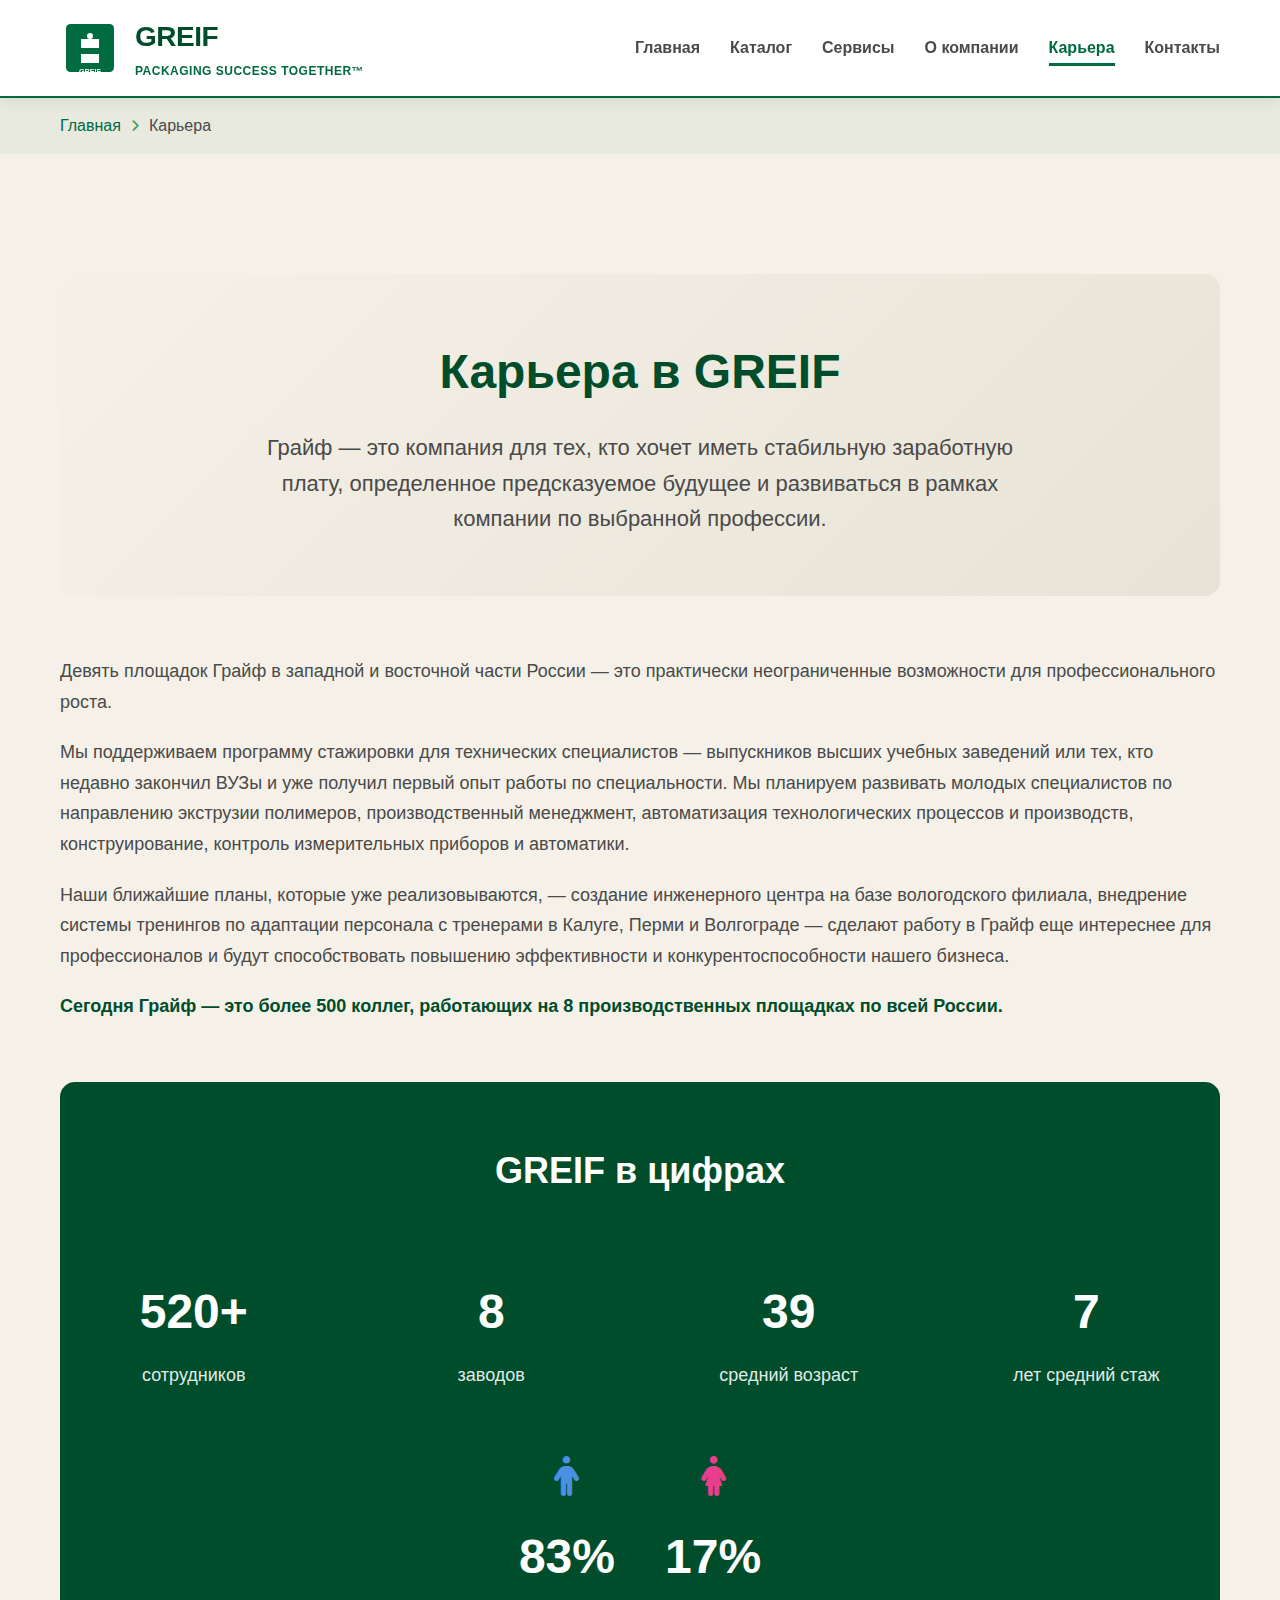
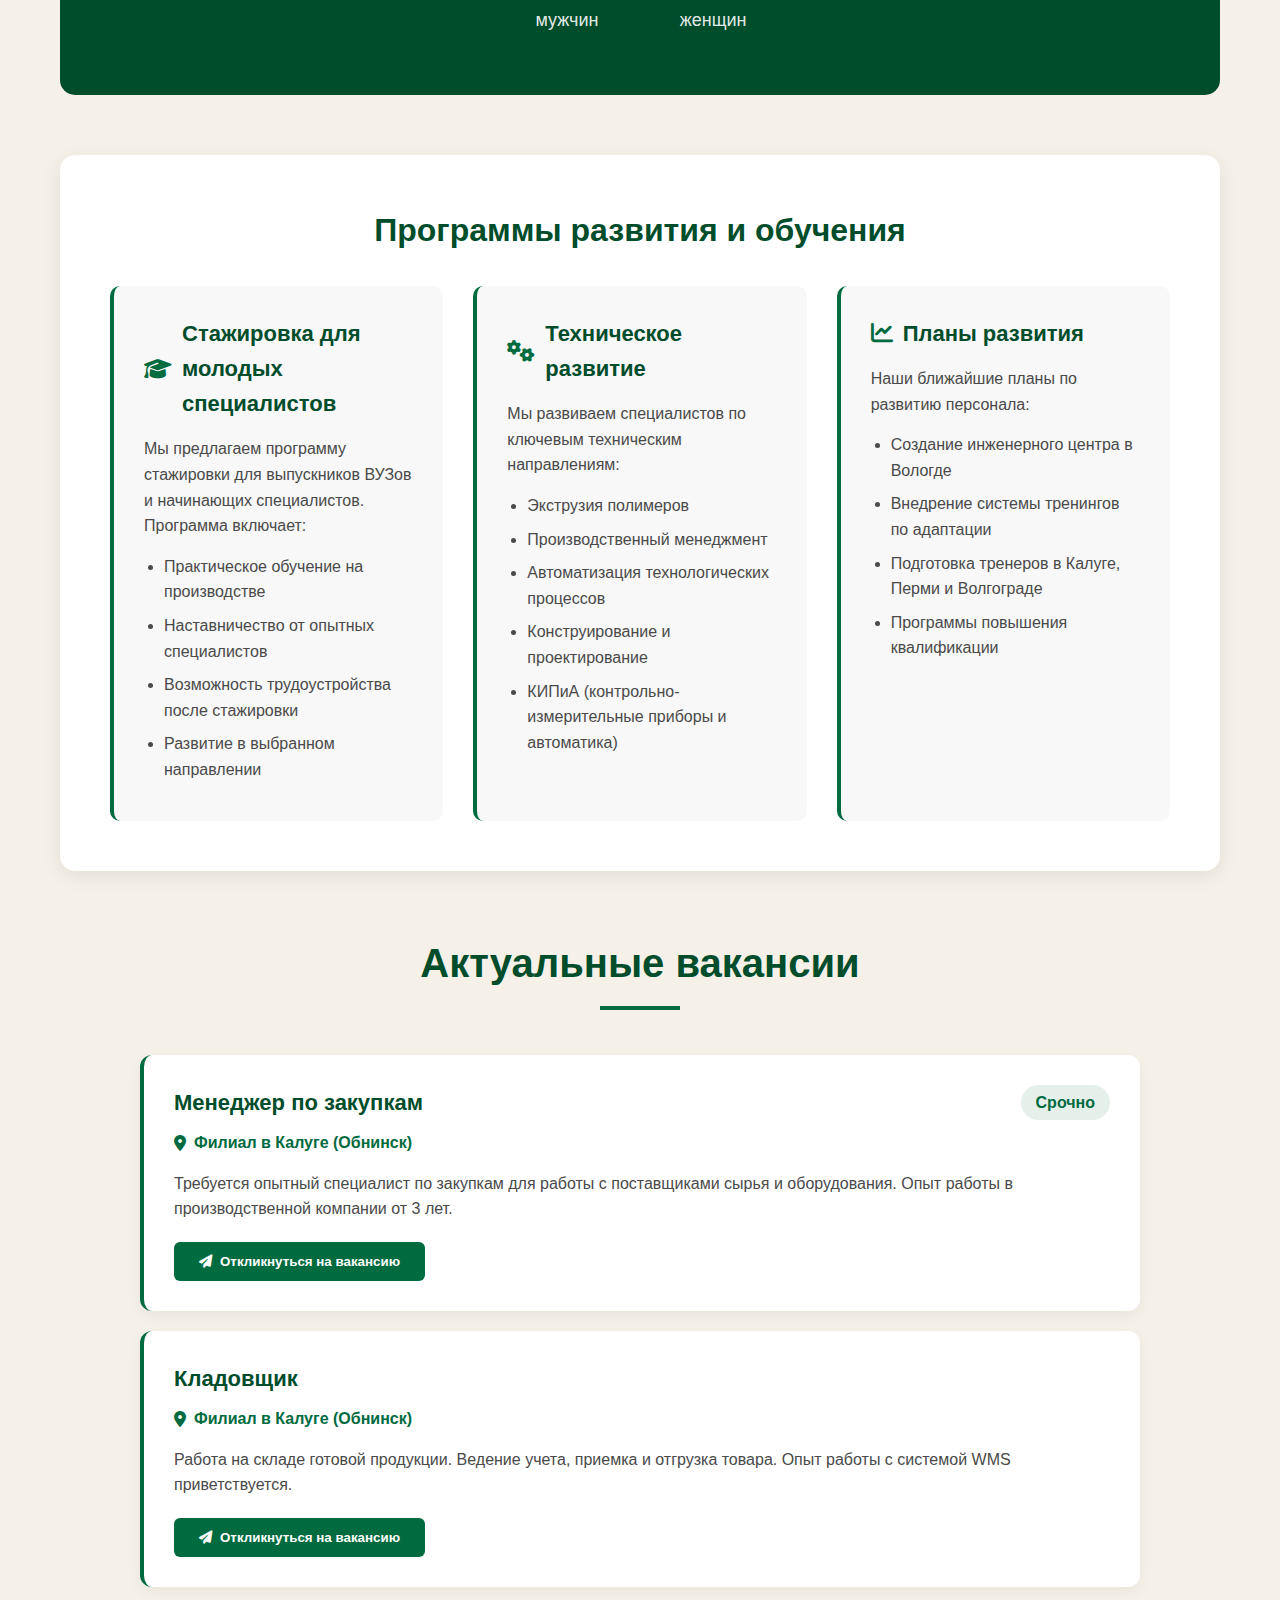
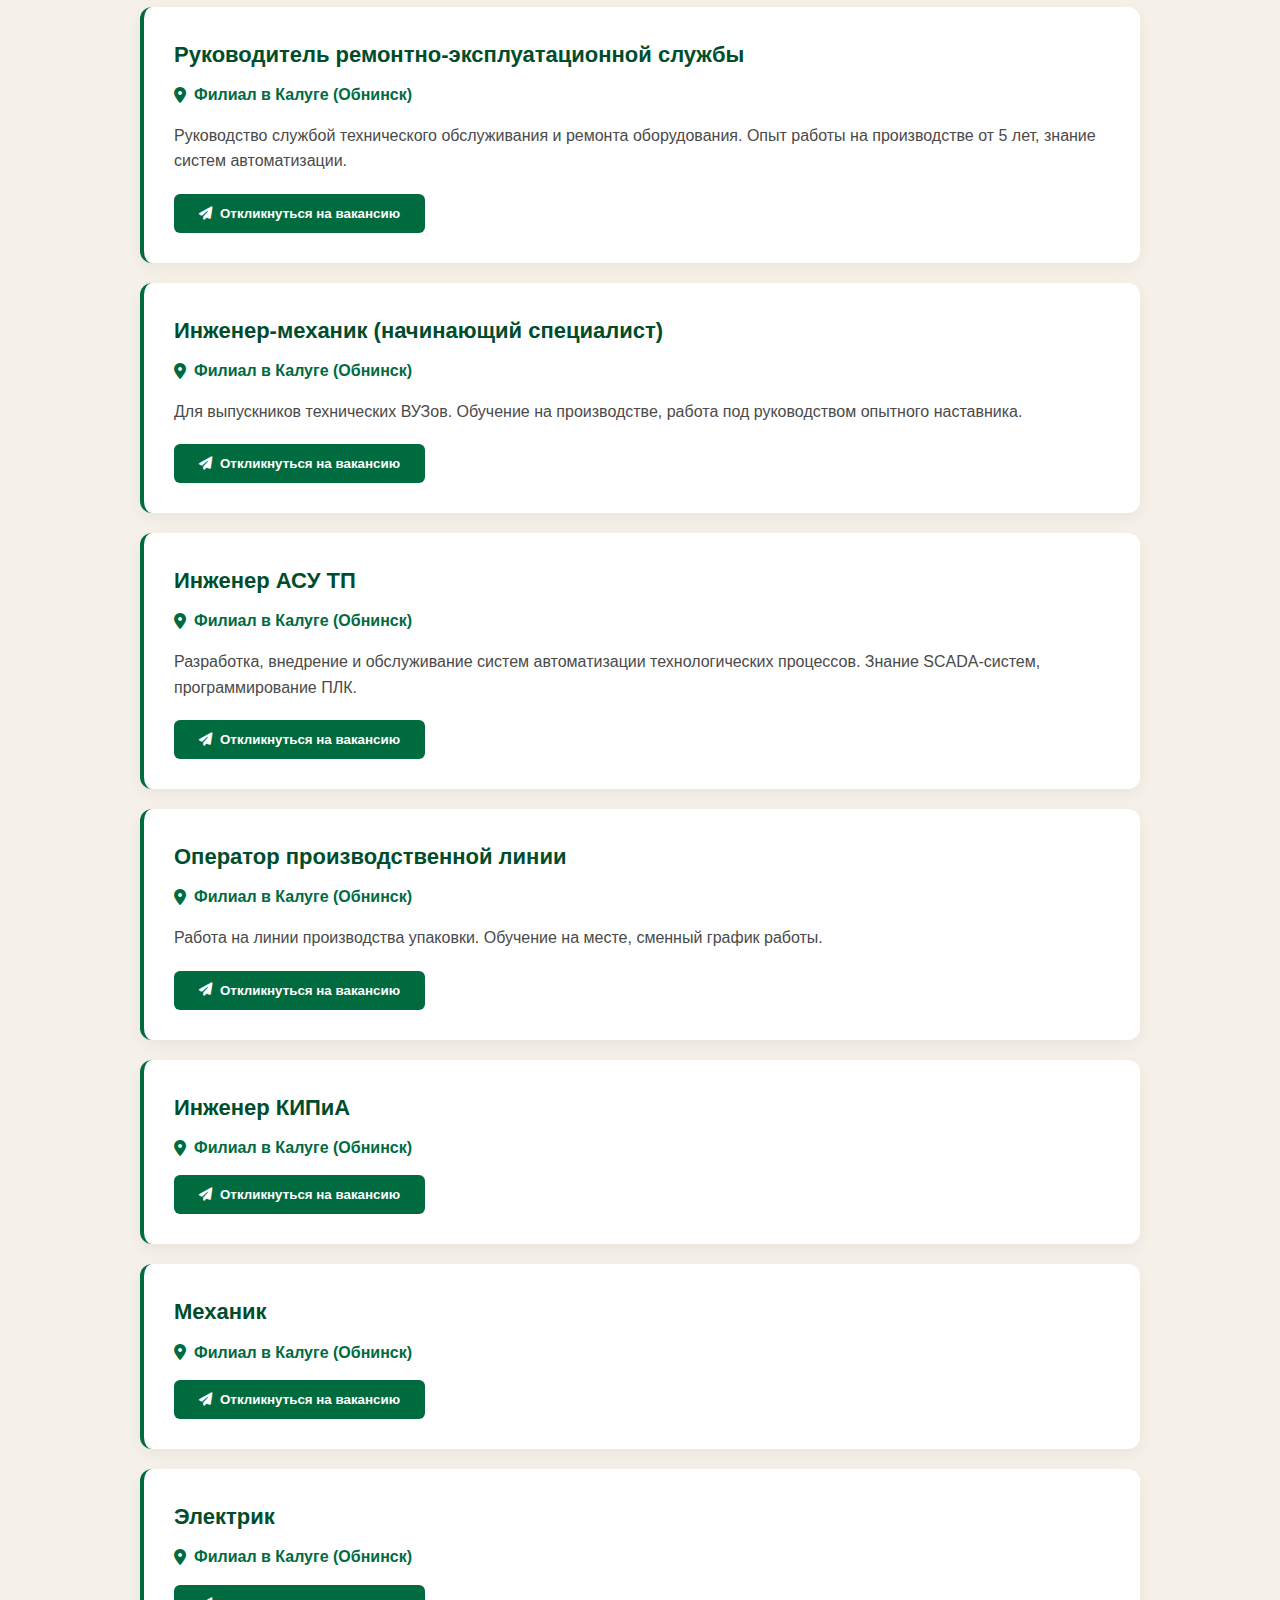
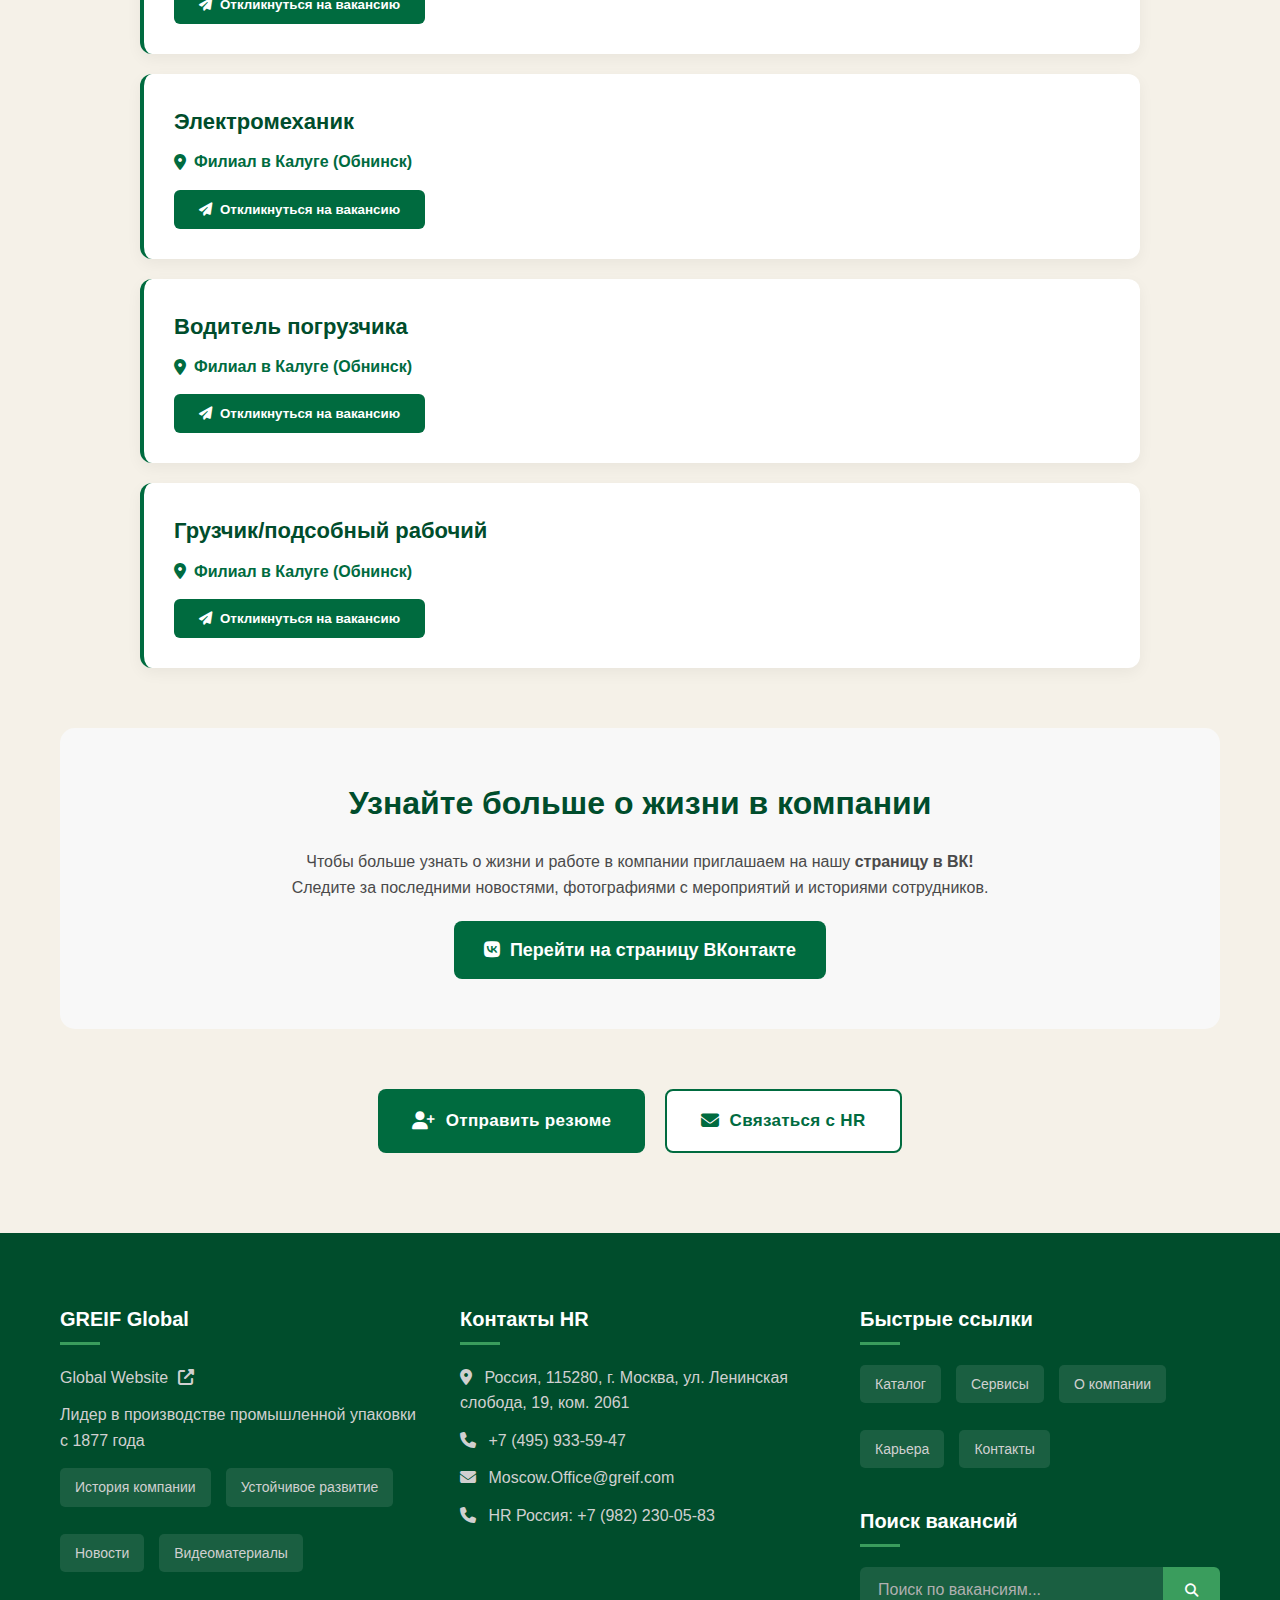
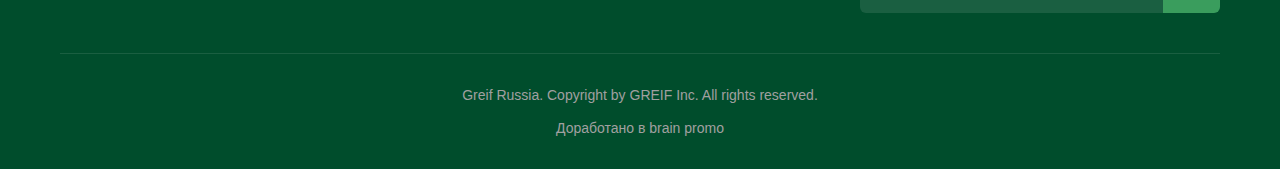
<file: career.html>
<!DOCTYPE html>
<html lang="ru">
<head>
    <meta charset="UTF-8">
    <meta name="viewport" content="width=device-width, initial-scale=1.0">
    <title>Карьера | GREIF</title>
    <link rel="stylesheet" href="https://cdnjs.cloudflare.com/ajax/libs/font-awesome/6.4.0/css/all.min.css">
    <style>
        /* GREIF-inspired стили с зеленой цветовой гаммой */
        * {
            margin: 0;
            padding: 0;
            box-sizing: border-box;
            font-family: -apple-system, BlinkMacSystemFont, 'Segoe UI', Roboto, Oxygen, Ubuntu, sans-serif;
        }
        
        :root {
            --greif-green: #006b3f;
            --greif-light-green: #3a9d5d;
            --greif-dark-green: #004d2c;
            --greif-beige: #f5f1e8;
            --greif-gray: #4a4a4a;
            --greif-light-gray: #f8f8f8;
            --greif-orange: #f15a24;
        }
        
        body {
            background-color: var(--greif-beige);
            color: var(--greif-gray);
            line-height: 1.6;
            font-weight: 400;
            -webkit-font-smoothing: antialiased;
            min-height: 100vh;
            display: flex;
            flex-direction: column;
        }
        
        .container {
            max-width: 1200px;
            margin: 0 auto;
            padding: 0 20px;
        }
        
        /* Шапка */
        header {
            background-color: white;
            position: sticky;
            top: 0;
            z-index: 100;
            padding: 15px 0;
            border-bottom: 2px solid var(--greif-green);
            box-shadow: 0 2px 15px rgba(0, 0, 0, 0.08);
        }
        
        .header-content {
            display: flex;
            justify-content: space-between;
            align-items: center;
        }
        
        .logo-container {
            display: flex;
            align-items: center;
            gap: 15px;
            text-decoration: none;
        }
        
        .logo-img {
            height: 60px;
            width: auto;
        }
        
        .logo-text {
            font-size: 28px;
            font-weight: 800;
            color: var(--greif-dark-green);
            letter-spacing: -0.5px;
        }
        
        .logo-tagline {
            font-size: 12px;
            color: var(--greif-green);
            font-weight: 600;
            letter-spacing: 0.5px;
            margin-top: 2px;
        }
        
        nav ul {
            display: flex;
            list-style: none;
            gap: 30px;
        }
        
        nav a {
            text-decoration: none;
            color: var(--greif-gray);
            font-weight: 600;
            font-size: 16px;
            transition: color 0.3s;
            padding: 5px 0;
            position: relative;
        }
        
        nav a:hover {
            color: var(--greif-green);
        }
        
        nav a.active {
            color: var(--greif-green);
        }
        
        nav a.active::after {
            content: '';
            position: absolute;
            width: 100%;
            height: 3px;
            bottom: -5px;
            left: 0;
            background-color: var(--greif-green);
        }
        
        /* Основной контент */
        .page-content {
            min-height: 60vh;
            padding: 80px 0;
        }
        
        .section-title {
            font-size: 40px;
            font-weight: 700;
            text-align: center;
            margin-bottom: 60px;
            color: var(--greif-dark-green);
            position: relative;
        }
        
        .section-title::after {
            content: '';
            position: absolute;
            width: 80px;
            height: 4px;
            background-color: var(--greif-green);
            bottom: -15px;
            left: 50%;
            transform: translateX(-50%);
        }
        
        /* Баннер карьеры */
        .career-hero {
            padding: 60px 0;
            text-align: center;
            background: linear-gradient(135deg, var(--greif-beige) 0%, #e8e3d6 100%);
            margin-bottom: 60px;
            border-radius: 15px;
        }
        
        .career-hero h1 {
            font-size: 48px;
            font-weight: 800;
            margin-bottom: 20px;
            color: var(--greif-dark-green);
        }
        
        .career-hero p {
            font-size: 22px;
            color: var(--greif-gray);
            max-width: 800px;
            margin: 0 auto;
            font-weight: 500;
            line-height: 1.6;
        }
        
        /* Текстовый контент */
        .text-content {
            font-size: 18px;
            line-height: 1.7;
            margin-bottom: 60px;
        }
        
        .text-content p {
            margin-bottom: 20px;
        }
        
        .text-content strong {
            color: var(--greif-dark-green);
        }
        
        /* Статистика карьеры */
        .stats-section {
            padding: 60px 0;
            background-color: var(--greif-dark-green);
            color: white;
            border-radius: 15px;
            margin-bottom: 60px;
        }
        
        .stats-grid {
            display: grid;
            grid-template-columns: repeat(auto-fit, minmax(200px, 1fr));
            gap: 30px;
            text-align: center;
        }
        
        .stat-item {
            padding: 25px;
        }
        
        .stat-number {
            font-size: 48px;
            font-weight: 800;
            margin-bottom: 10px;
            color: white;
        }
        
        .stat-label {
            font-size: 18px;
            color: rgba(255, 255, 255, 0.9);
        }
        
        .gender-stats {
            display: flex;
            justify-content: center;
            gap: 50px;
            margin-top: 30px;
            flex-wrap: wrap;
        }
        
        .gender-stat {
            text-align: center;
        }
        
        .gender-icon {
            font-size: 40px;
            margin-bottom: 10px;
        }
        
        .male-icon {
            color: #4a90e2;
        }
        
        .female-icon {
            color: #e83e8c;
        }
        
        /* Программы развития */
        .programs-section {
            background-color: white;
            border-radius: 15px;
            padding: 50px;
            margin-bottom: 60px;
            box-shadow: 0 5px 20px rgba(0, 0, 0, 0.08);
        }
        
        .programs-section h2 {
            color: var(--greif-dark-green);
            margin-bottom: 30px;
            font-size: 32px;
            text-align: center;
        }
        
        .programs-grid {
            display: grid;
            grid-template-columns: repeat(auto-fit, minmax(300px, 1fr));
            gap: 30px;
        }
        
        .program-item {
            background-color: var(--greif-light-gray);
            border-radius: 10px;
            padding: 30px;
            border-left: 4px solid var(--greif-green);
        }
        
        .program-item h3 {
            color: var(--greif-dark-green);
            margin-bottom: 15px;
            font-size: 22px;
            display: flex;
            align-items: center;
            gap: 10px;
        }
        
        .program-item h3 i {
            color: var(--greif-green);
        }
        
        .program-item ul {
            margin-top: 15px;
            padding-left: 20px;
        }
        
        .program-item li {
            margin-bottom: 8px;
        }
        
        /* Вакансии */
        .vacancies-section {
            margin-bottom: 60px;
        }
        
        .vacancy-list {
            max-width: 1000px;
            margin: 0 auto;
        }
        
        .vacancy-item {
            background: white;
            border-radius: 12px;
            padding: 30px;
            margin-bottom: 20px;
            box-shadow: 0 5px 15px rgba(0, 0, 0, 0.05);
            border-left: 4px solid var(--greif-green);
            transition: transform 0.3s;
        }
        
        .vacancy-item:hover {
            transform: translateX(5px);
        }
        
        .vacancy-title {
            font-size: 22px;
            font-weight: 700;
            margin-bottom: 10px;
            color: var(--greif-dark-green);
            display: flex;
            align-items: center;
            justify-content: space-between;
            flex-wrap: wrap;
            gap: 10px;
        }
        
        .vacancy-location {
            color: var(--greif-green);
            font-weight: 600;
            margin-bottom: 15px;
            display: flex;
            align-items: center;
            gap: 8px;
        }
        
        .vacancy-description {
            margin-bottom: 20px;
            line-height: 1.6;
        }
        
        .apply-button {
            background-color: var(--greif-green);
            color: white;
            border: none;
            padding: 12px 25px;
            border-radius: 6px;
            font-weight: 600;
            cursor: pointer;
            transition: background-color 0.3s;
            display: inline-flex;
            align-items: center;
            gap: 8px;
        }
        
        .apply-button:hover {
            background-color: var(--greif-dark-green);
        }
        
        /* Социальные сети */
        .social-section {
            text-align: center;
            background-color: var(--greif-light-gray);
            padding: 50px;
            border-radius: 15px;
            margin-bottom: 60px;
        }
        
        .social-section h2 {
            color: var(--greif-dark-green);
            margin-bottom: 20px;
            font-size: 32px;
        }
        
        .social-link {
            display: inline-flex;
            align-items: center;
            gap: 10px;
            background-color: var(--greif-green);
            color: white;
            padding: 15px 30px;
            border-radius: 8px;
            text-decoration: none;
            font-weight: 600;
            font-size: 18px;
            transition: background-color 0.3s;
            margin-top: 20px;
        }
        
        .social-link:hover {
            background-color: var(--greif-dark-green);
            transform: scale(1.05);
        }
        
        /* Форма отклика */
        .application-form {
            background: white;
            border-radius: 12px;
            padding: 50px;
            box-shadow: 0 5px 20px rgba(0, 0, 0, 0.08);
            max-width: 800px;
            margin: 0 auto;
        }
        
        .form-title {
            text-align: center;
            color: var(--greif-dark-green);
            margin-bottom: 30px;
            font-size: 28px;
        }
        
        .form-group {
            margin-bottom: 25px;
        }
        
        .form-group label {
            display: block;
            margin-bottom: 8px;
            font-weight: 600;
            color: var(--greif-dark-green);
        }
        
        .form-group input,
        .form-group select,
        .form-group textarea {
            width: 100%;
            padding: 14px;
            border-radius: 8px;
            border: 1px solid #ddd;
            font-size: 16px;
            background-color: #f9f9f9;
            transition: border-color 0.3s;
        }
        
        .form-group input:focus,
        .form-group select:focus,
        .form-group textarea:focus {
            border-color: var(--greif-green);
            outline: none;
        }
        
        .form-row {
            display: grid;
            grid-template-columns: 1fr 1fr;
            gap: 20px;
        }
        
        .file-upload {
            border: 2px dashed #ddd;
            padding: 30px;
            text-align: center;
            border-radius: 8px;
            cursor: pointer;
            transition: border-color 0.3s;
        }
        
        .file-upload:hover {
            border-color: var(--greif-green);
        }
        
        .file-upload i {
            font-size: 40px;
            color: var(--greif-green);
            margin-bottom: 10px;
        }
        
        /* Кнопки */
        .cta-buttons {
            display: flex;
            justify-content: center;
            gap: 20px;
            margin-top: 50px;
            flex-wrap: wrap;
        }
        
        .btn {
            padding: 16px 34px;
            border-radius: 8px;
            font-size: 17px;
            font-weight: 600;
            cursor: pointer;
            transition: all 0.3s;
            border: none;
            display: inline-flex;
            align-items: center;
            justify-content: center;
            letter-spacing: 0.3px;
            text-decoration: none;
        }
        
        .btn-primary {
            background-color: var(--greif-green);
            color: white;
        }
        
        .btn-primary:hover {
            background-color: var(--greif-dark-green);
            transform: scale(1.05);
            box-shadow: 0 5px 15px rgba(0, 107, 63, 0.3);
        }
        
        .btn-secondary {
            background-color: white;
            color: var(--greif-green);
            border: 2px solid var(--greif-green);
        }
        
        .btn-secondary:hover {
            background-color: rgba(0, 107, 63, 0.1);
            transform: scale(1.05);
        }
        
        .btn i {
            margin-right: 10px;
            font-size: 18px;
        }
        
        /* Хлебные крошки */
        .breadcrumbs {
            background-color: rgba(0, 107, 63, 0.05);
            padding: 15px 0;
            margin-bottom: 40px;
        }
        
        .breadcrumbs-content {
            display: flex;
            align-items: center;
            gap: 10px;
            flex-wrap: wrap;
        }
        
        .breadcrumbs a {
            color: var(--greif-green);
            text-decoration: none;
            font-weight: 500;
        }
        
        .breadcrumbs span {
            color: var(--greif-gray);
        }
        
        .breadcrumbs i {
            color: var(--greif-light-green);
            font-size: 12px;
        }
        
        /* Футер */
        footer {
            background-color: var(--greif-dark-green);
            color: white;
            padding: 70px 0 30px;
            margin-top: auto;
        }
        
        .footer-content {
            display: grid;
            grid-template-columns: repeat(auto-fit, minmax(250px, 1fr));
            gap: 40px;
            margin-bottom: 40px;
        }
        
        .footer-section h3 {
            font-size: 20px;
            font-weight: 700;
            margin-bottom: 20px;
            color: white;
            position: relative;
            padding-bottom: 10px;
        }
        
        .footer-section h3::after {
            content: '';
            position: absolute;
            width: 40px;
            height: 3px;
            background-color: var(--greif-light-green);
            bottom: 0;
            left: 0;
        }
        
        .footer-section p, .footer-section a {
            color: #d0d0d0;
            margin-bottom: 12px;
            display: block;
            text-decoration: none;
            transition: color 0.3s;
        }
        
        .footer-section a:hover {
            color: white;
        }
        
        .footer-links {
            display: flex;
            flex-wrap: wrap;
            gap: 15px;
            margin-top: 15px;
        }
        
        .footer-links a {
            background-color: rgba(255, 255, 255, 0.1);
            padding: 8px 15px;
            border-radius: 5px;
            font-size: 14px;
        }
        
        .footer-links a:hover {
            background-color: var(--greif-green);
        }
        
        .copyright {
            text-align: center;
            padding-top: 30px;
            border-top: 1px solid rgba(255, 255, 255, 0.1);
            color: #a0a0a0;
            font-size: 14px;
        }
        
        .search-box {
            display: flex;
            margin-top: 20px;
        }
        
        .search-box input {
            flex: 1;
            padding: 14px 18px;
            border-radius: 6px 0 0 6px;
            border: none;
            background-color: rgba(255, 255, 255, 0.1);
            color: white;
            font-size: 16px;
        }
        
        .search-box input::placeholder {
            color: #b0b0b0;
        }
        
        .search-box button {
            background-color: var(--greif-light-green);
            color: white;
            border: none;
            padding: 0 22px;
            border-radius: 0 6px 6px 0;
            cursor: pointer;
            font-weight: 600;
            transition: background-color 0.3s;
        }
        
        .search-box button:hover {
            background-color: var(--greif-green);
        }
        
        /* Адаптивность */
        @media (max-width: 768px) {
            .header-content {
                flex-direction: column;
                gap: 20px;
            }
            
            nav ul {
                gap: 15px;
                flex-wrap: wrap;
                justify-content: center;
            }
            
            .section-title {
                font-size: 32px;
            }
            
            .career-hero h1 {
                font-size: 36px;
            }
            
            .career-hero p {
                font-size: 18px;
                padding: 0 15px;
            }
            
            .stats-grid {
                grid-template-columns: repeat(2, 1fr);
            }
            
            .programs-grid {
                grid-template-columns: 1fr;
            }
            
            .programs-section, .social-section, .application-form {
                padding: 30px 20px;
            }
            
            .form-row {
                grid-template-columns: 1fr;
            }
            
            .vacancy-title {
                flex-direction: column;
                align-items: flex-start;
            }
            
            .cta-buttons {
                flex-direction: column;
                align-items: center;
            }
            
            .btn {
                width: 100%;
                max-width: 300px;
            }
        }
        
        @media (max-width: 480px) {
            .career-hero h1 {
                font-size: 28px;
            }
            
            .section-title {
                font-size: 28px;
            }
            
            .stats-grid {
                grid-template-columns: 1fr;
            }
            
            .stat-number {
                font-size: 36px;
            }
            
            .gender-stats {
                flex-direction: column;
                gap: 20px;
            }
        }
    </style>
</head>
<body>
    <!-- Шапка -->
    <header>
        <div class="container header-content">
            <a href="index.html" class="logo-container">
                <!-- Логотип GREIF в виде SVG -->
                <svg class="logo-img" viewBox="0 0 200 200" xmlns="http://www.w3.org/2000/svg">
                    <rect x="20" y="20" width="160" height="160" rx="15" fill="#006b3f"/>
                    <path d="M70,70 L130,70 L130,100 L70,100 Z" fill="white"/>
                    <path d="M70,120 L130,120 L130,150 L70,150 Z" fill="white"/>
                    <circle cx="100" cy="60" r="10" fill="white"/>
                    <circle cx="100" cy="140" r="10" fill="white"/>
                    <text x="100" y="185" text-anchor="middle" fill="white" font-family="Arial, sans-serif" font-weight="bold" font-size="24">GREIF</text>
                </svg>
                <div>
                    <div class="logo-text">GREIF</div>
                    <div class="logo-tagline">PACKAGING SUCCESS TOGETHER™</div>
                </div>
            </a>
            <nav>
                <ul>
                    <li><a href="index.html">Главная</a></li>
                    <li><a href="catalog.html">Каталог</a></li>
                    <li><a href="services.html">Сервисы</a></li>
                    <li><a href="about.html">О компании</a></li>
                    <li><a href="career.html" class="active">Карьера</a></li>
                    <li><a href="contacts.html">Контакты</a></li>
                </ul>
            </nav>
        </div>
    </header>

    <!-- Хлебные крошки -->
    <div class="breadcrumbs">
        <div class="container breadcrumbs-content">
            <a href="index.html">Главная</a>
            <i class="fas fa-chevron-right"></i>
            <span>Карьера</span>
        </div>
    </div>

    <!-- Основной контент -->
    <div class="page-content">
        <div class="container">
            <!-- Баннер карьеры -->
            <div class="career-hero">
                <h1>Карьера в GREIF</h1>
                <p>Грайф — это компания для тех, кто хочет иметь стабильную заработную плату, определенное предсказуемое будущее и развиваться в рамках компании по выбранной профессии.</p>
            </div>
            
            <!-- Основной текст -->
            <div class="text-content">
                <p>Девять площадок Грайф в западной и восточной части России — это практически неограниченные возможности для профессионального роста.</p>
                
                <p>Мы поддерживаем программу стажировки для технических специалистов — выпускников высших учебных заведений или тех, кто недавно закончил ВУЗы и уже получил первый опыт работы по специальности. Мы планируем развивать молодых специалистов по направлению экструзии полимеров, производственный менеджмент, автоматизация технологических процессов и производств, конструирование, контроль измерительных приборов и автоматики.</p>
                
                <p>Наши ближайшие планы, которые уже реализовываются, — создание инженерного центра на базе вологодского филиала, внедрение системы тренингов по адаптации персонала с тренерами в Калуге, Перми и Волгограде — сделают работу в Грайф еще интереснее для профессионалов и будут способствовать повышению эффективности и конкурентоспособности нашего бизнеса.</p>
                
                <p><strong>Сегодня Грайф — это более 500 коллег, работающих на 8 производственных площадках по всей России.</strong></p>
            </div>
            
            <!-- Статистика карьеры -->
            <div class="stats-section">
                <h2 style="text-align: center; color: white; margin-bottom: 50px; font-size: 36px;">GREIF в цифрах</h2>
                <div class="stats-grid">
                    <div class="stat-item">
                        <div class="stat-number">520+</div>
                        <div class="stat-label">сотрудников</div>
                    </div>
                    <div class="stat-item">
                        <div class="stat-number">8</div>
                        <div class="stat-label">заводов</div>
                    </div>
                    <div class="stat-item">
                        <div class="stat-number">39</div>
                        <div class="stat-label">средний возраст</div>
                    </div>
                    <div class="stat-item">
                        <div class="stat-number">7</div>
                        <div class="stat-label">лет средний стаж</div>
                    </div>
                </div>
                
                <div class="gender-stats">
                    <div class="gender-stat">
                        <div class="gender-icon male-icon">
                            <i class="fas fa-male"></i>
                        </div>
                        <div class="stat-number">83%</div>
                        <div class="stat-label">мужчин</div>
                    </div>
                    
                    <div class="gender-stat">
                        <div class="gender-icon female-icon">
                            <i class="fas fa-female"></i>
                        </div>
                        <div class="stat-number">17%</div>
                        <div class="stat-label">женщин</div>
                    </div>
                </div>
            </div>
            
            <!-- Программы развития -->
            <div class="programs-section">
                <h2>Программы развития и обучения</h2>
                <div class="programs-grid">
                    <div class="program-item">
                        <h3><i class="fas fa-graduation-cap"></i> Стажировка для молодых специалистов</h3>
                        <p>Мы предлагаем программу стажировки для выпускников ВУЗов и начинающих специалистов. Программа включает:</p>
                        <ul>
                            <li>Практическое обучение на производстве</li>
                            <li>Наставничество от опытных специалистов</li>
                            <li>Возможность трудоустройства после стажировки</li>
                            <li>Развитие в выбранном направлении</li>
                        </ul>
                    </div>
                    
                    <div class="program-item">
                        <h3><i class="fas fa-cogs"></i> Техническое развитие</h3>
                        <p>Мы развиваем специалистов по ключевым техническим направлениям:</p>
                        <ul>
                            <li>Экструзия полимеров</li>
                            <li>Производственный менеджмент</li>
                            <li>Автоматизация технологических процессов</li>
                            <li>Конструирование и проектирование</li>
                            <li>КИПиА (контрольно-измерительные приборы и автоматика)</li>
                        </ul>
                    </div>
                    
                    <div class="program-item">
                        <h3><i class="fas fa-chart-line"></i> Планы развития</h3>
                        <p>Наши ближайшие планы по развитию персонала:</p>
                        <ul>
                            <li>Создание инженерного центра в Вологде</li>
                            <li>Внедрение системы тренингов по адаптации</li>
                            <li>Подготовка тренеров в Калуге, Перми и Волгограде</li>
                            <li>Программы повышения квалификации</li>
                        </ul>
                    </div>
                </div>
            </div>
            
            <!-- Актуальные вакансии -->
            <h2 class="section-title">Актуальные вакансии</h2>
            <div class="vacancies-section">
                <div class="vacancy-list">
                    <!-- Филиал в Калуге -->
                    <div class="vacancy-item">
                        <div class="vacancy-title">
                            <span>Менеджер по закупкам</span>
                            <span style="font-size: 16px; color: var(--greif-green); background-color: rgba(0, 107, 63, 0.1); padding: 5px 15px; border-radius: 20px;">Срочно</span>
                        </div>
                        <div class="vacancy-location">
                            <i class="fas fa-map-marker-alt"></i> Филиал в Калуге (Обнинск)
                        </div>
                        <div class="vacancy-description">
                            <p>Требуется опытный специалист по закупкам для работы с поставщиками сырья и оборудования. Опыт работы в производственной компании от 3 лет.</p>
                        </div>
                        <button class="apply-button" data-vacancy="Менеджер по закупкам - Калуга">
                            <i class="fas fa-paper-plane"></i> Откликнуться на вакансию
                        </button>
                    </div>
                    
                    <div class="vacancy-item">
                        <div class="vacancy-title">Кладовщик</div>
                        <div class="vacancy-location">
                            <i class="fas fa-map-marker-alt"></i> Филиал в Калуге (Обнинск)
                        </div>
                        <div class="vacancy-description">
                            <p>Работа на складе готовой продукции. Ведение учета, приемка и отгрузка товара. Опыт работы с системой WMS приветствуется.</p>
                        </div>
                        <button class="apply-button" data-vacancy="Кладовщик - Калуга">
                            <i class="fas fa-paper-plane"></i> Откликнуться на вакансию
                        </button>
                    </div>
                    
                    <div class="vacancy-item">
                        <div class="vacancy-title">Руководитель ремонтно-эксплуатационной службы</div>
                        <div class="vacancy-location">
                            <i class="fas fa-map-marker-alt"></i> Филиал в Калуге (Обнинск)
                        </div>
                        <div class="vacancy-description">
                            <p>Руководство службой технического обслуживания и ремонта оборудования. Опыт работы на производстве от 5 лет, знание систем автоматизации.</p>
                        </div>
                        <button class="apply-button" data-vacancy="Руководитель РЭС - Калуга">
                            <i class="fas fa-paper-plane"></i> Откликнуться на вакансию
                        </button>
                    </div>
                    
                    <div class="vacancy-item">
                        <div class="vacancy-title">Инженер-механик (начинающий специалист)</div>
                        <div class="vacancy-location">
                            <i class="fas fa-map-marker-alt"></i> Филиал в Калуге (Обнинск)
                        </div>
                        <div class="vacancy-description">
                            <p>Для выпускников технических ВУЗов. Обучение на производстве, работа под руководством опытного наставника.</p>
                        </div>
                        <button class="apply-button" data-vacancy="Инженер-механик - Калуга">
                            <i class="fas fa-paper-plane"></i> Откликнуться на вакансию
                        </button>
                    </div>
                    
                    <div class="vacancy-item">
                        <div class="vacancy-title">Инженер АСУ ТП</div>
                        <div class="vacancy-location">
                            <i class="fas fa-map-marker-alt"></i> Филиал в Калуге (Обнинск)
                        </div>
                        <div class="vacancy-description">
                            <p>Разработка, внедрение и обслуживание систем автоматизации технологических процессов. Знание SCADA-систем, программирование ПЛК.</p>
                        </div>
                        <button class="apply-button" data-vacancy="Инженер АСУ ТП - Калуга">
                            <i class="fas fa-paper-plane"></i> Откликнуться на вакансию
                        </button>
                    </div>
                    
                    <div class="vacancy-item">
                        <div class="vacancy-title">Оператор производственной линии</div>
                        <div class="vacancy-location">
                            <i class="fas fa-map-marker-alt"></i> Филиал в Калуге (Обнинск)
                        </div>
                        <div class="vacancy-description">
                            <p>Работа на линии производства упаковки. Обучение на месте, сменный график работы.</p>
                        </div>
                        <button class="apply-button" data-vacancy="Оператор - Калуга">
                            <i class="fas fa-paper-plane"></i> Откликнуться на вакансию
                        </button>
                    </div>
                    
                    <!-- Другие вакансии -->
                    <div class="vacancy-item">
                        <div class="vacancy-title">Инженер КИПиА</div>
                        <div class="vacancy-location">
                            <i class="fas fa-map-marker-alt"></i> Филиал в Калуге (Обнинск)
                        </div>
                        <button class="apply-button" data-vacancy="Инженер КИПиА - Калуга">
                            <i class="fas fa-paper-plane"></i> Откликнуться на вакансию
                        </button>
                    </div>
                    
                    <div class="vacancy-item">
                        <div class="vacancy-title">Механик</div>
                        <div class="vacancy-location">
                            <i class="fas fa-map-marker-alt"></i> Филиал в Калуге (Обнинск)
                        </div>
                        <button class="apply-button" data-vacancy="Механик - Калуга">
                            <i class="fas fa-paper-plane"></i> Откликнуться на вакансию
                        </button>
                    </div>
                    
                    <div class="vacancy-item">
                        <div class="vacancy-title">Электрик</div>
                        <div class="vacancy-location">
                            <i class="fas fa-map-marker-alt"></i> Филиал в Калуге (Обнинск)
                        </div>
                        <button class="apply-button" data-vacancy="Электрик - Калуга">
                            <i class="fas fa-paper-plane"></i> Откликнуться на вакансию
                        </button>
                    </div>
                    
                    <div class="vacancy-item">
                        <div class="vacancy-title">Электромеханик</div>
                        <div class="vacancy-location">
                            <i class="fas fa-map-marker-alt"></i> Филиал в Калуге (Обнинск)
                        </div>
                        <button class="apply-button" data-vacancy="Электромеханик - Калуга">
                            <i class="fas fa-paper-plane"></i> Откликнуться на вакансию
                        </button>
                    </div>
                    
                    <div class="vacancy-item">
                        <div class="vacancy-title">Водитель погрузчика</div>
                        <div class="vacancy-location">
                            <i class="fas fa-map-marker-alt"></i> Филиал в Калуге (Обнинск)
                        </div>
                        <button class="apply-button" data-vacancy="Водитель погрузчика - Калуга">
                            <i class="fas fa-paper-plane"></i> Откликнуться на вакансию
                        </button>
                    </div>
                    
                    <div class="vacancy-item">
                        <div class="vacancy-title">Грузчик/подсобный рабочий</div>
                        <div class="vacancy-location">
                            <i class="fas fa-map-marker-alt"></i> Филиал в Калуге (Обнинск)
                        </div>
                        <button class="apply-button" data-vacancy="Грузчик - Калуга">
                            <i class="fas fa-paper-plane"></i> Откликнуться на вакансию
                        </button>
                    </div>
                </div>
            </div>
            
            <!-- Социальные сети -->
            <div class="social-section">
                <h2>Узнайте больше о жизни в компании</h2>
                <p>Чтобы больше узнать о жизни и работе в компании приглашаем на нашу <strong>страницу в ВК!</strong></p>
                <p>Следите за последними новостями, фотографиями с мероприятий и историями сотрудников.</p>
                
                <a href="#" class="social-link" target="_blank">
                    <i class="fab fa-vk"></i> Перейти на страницу ВКонтакте
                </a>
            </div>
            
            <!-- Форма отклика -->
            <div class="application-form" id="application-form" style="display: none;">
                <div class="form-title">Отклик на вакансию</div>
                <form id="careerForm">
                    <div class="form-group">
                        <label for="vacancy">Вакансия *</label>
                        <input type="text" id="vacancy" name="vacancy" required readonly>
                    </div>
                    
                    <div class="form-row">
                        <div class="form-group">
                            <label for="fullname">ФИО *</label>
                            <input type="text" id="fullname" name="fullname" required>
                        </div>
                        
                        <div class="form-group">
                            <label for="phone">Телефон *</label>
                            <input type="tel" id="phone" name="phone" required>
                        </div>
                    </div>
                    
                    <div class="form-row">
                        <div class="form-group">
                            <label for="email">Email *</label>
                            <input type="email" id="email" name="email" required>
                        </div>
                        
                        <div class="form-group">
                            <label for="city">Город</label>
                            <input type="text" id="city" name="city">
                        </div>
                    </div>
                    
                    <div class="form-group">
                        <label for="experience">Опыт работы (лет)</label>
                        <input type="number" id="experience" name="experience" min="0" max="50">
                    </div>
                    
                    <div class="form-group">
                        <label for="message">Сопроводительное письмо</label>
                        <textarea id="message" name="message" rows="4" placeholder="Расскажите о себе и почему вы хотите работать в GREIF..."></textarea>
                    </div>
                    
                    <div class="form-group">
                        <label>Резюме (файл PDF или DOC)</label>
                        <div class="file-upload" id="resumeUpload">
                            <i class="fas fa-cloud-upload-alt"></i>
                            <p>Перетащите файл сюда или нажмите для выбора</p>
                            <input type="file" id="resume" name="resume" accept=".pdf,.doc,.docx" style="display: none;">
                            <p id="fileName" style="margin-top: 10px; font-size: 14px; color: var(--greif-gray);"></p>
                        </div>
                    </div>
                    
                    <div class="cta-buttons">
                        <button type="submit" class="btn btn-primary">
                            <i class="fas fa-paper-plane"></i> Отправить отклик
                        </button>
                        <button type="button" class="btn btn-secondary" id="cancelForm">
                            <i class="fas fa-times"></i> Отмена
                        </button>
                    </div>
                </form>
            </div>
            
            <!-- Кнопки для действий -->
            <div class="cta-buttons" id="mainButtons">
                <a href="#application-form" class="btn btn-primary" id="showFormButton">
                    <i class="fas fa-user-plus"></i> Отправить резюме
                </a>
                <a href="contacts.html" class="btn btn-secondary">
                    <i class="fas fa-envelope"></i> Связаться с HR
                </a>
            </div>
        </div>
    </div>

    <!-- Футер -->
    <footer>
        <div class="container">
            <div class="footer-content">
                <div class="footer-section">
                    <h3>GREIF Global</h3>
                    <a href="#" target="_blank">Global Website <i class="fas fa-external-link-alt" style="margin-left: 5px;"></i></a>
                    <p>Лидер в производстве промышленной упаковки с 1877 года</p>
                    <div class="footer-links">
                        <a href="about.html">История компании</a>
                        <a href="about.html#sustainability">Устойчивое развитие</a>
                        <a href="about.html#news">Новости</a>
                        <a href="about.html#videos">Видеоматериалы</a>
                    </div>
                </div>
                
                <div class="footer-section">
                    <h3>Контакты HR</h3>
                    <p><i class="fas fa-map-marker-alt" style="margin-right: 8px;"></i> Россия, 115280, г. Москва, ул. Ленинская слобода, 19, ком. 2061</p>
                    <a href="tel:+74959335947" class="contact-phone"><i class="fas fa-phone" style="margin-right: 8px;"></i> +7 (495) 933-59-47</a>
                    <a href="mailto:Moscow.Office@greif.com" class="contact-email"><i class="fas fa-envelope" style="margin-right: 8px;"></i> Moscow.Office@greif.com</a>
                    <a href="tel:+79822300583" class="contact-phone"><i class="fas fa-phone" style="margin-right: 8px;"></i> HR Россия: +7 (982) 230-05-83</a>
                </div>
                
                <div class="footer-section">
                    <h3>Быстрые ссылки</h3>
                    <div class="footer-links">
                        <a href="catalog.html">Каталог</a>
                        <a href="services.html">Сервисы</a>
                        <a href="about.html">О компании</a>
                        <a href="career.html">Карьера</a>
                        <a href="contacts.html">Контакты</a>
                    </div>
                    
                    <h3 style="margin-top: 25px;">Поиск вакансий</h3>
                    <div class="search-box">
                        <input type="text" placeholder="Поиск по вакансиям...">
                        <button type="button" id="searchButton"><i class="fas fa-search"></i></button>
                    </div>
                </div>
            </div>
            
            <div class="copyright">
                <p>Greif Russia. Copyright by GREIF Inc. All rights reserved.</p>
                <p style="margin-top: 10px;">Доработано в brain promo</p>
            </div>
        </div>
    </footer>

    <script>
        // Установка активного пункта меню
        document.addEventListener('DOMContentLoaded', function() {
            const currentPage = window.location.pathname.split('/').pop() || 'index.html';
            document.querySelectorAll('nav a').forEach(link => {
                const linkPage = link.getAttribute('href');
                if (linkPage === currentPage) {
                    link.classList.add('active');
                } else {
                    link.classList.remove('active');
                }
            });
            
            // Обработка поиска вакансий
            document.getElementById('searchButton').addEventListener('click', function() {
                const input = document.querySelector('.search-box input');
                const query = input.value;
                
                if (query.trim()) {
                    // Фильтрация вакансий по поисковому запросу
                    const vacancies = document.querySelectorAll('.vacancy-item');
                    let found = false;
                    
                    vacancies.forEach(vacancy => {
                        const title = vacancy.querySelector('.vacancy-title span').textContent.toLowerCase();
                        const location = vacancy.querySelector('.vacancy-location').textContent.toLowerCase();
                        
                        if (title.includes(query.toLowerCase()) || location.includes(query.toLowerCase())) {
                            vacancy.style.display = 'block';
                            found = true;
                        } else {
                            vacancy.style.display = 'none';
                        }
                    });
                    
                    if (!found) {
                        alert(`По запросу "${query}" вакансий не найдено.`);
                    }
                    
                    input.value = '';
                } else {
                    // Показать все вакансии, если поиск пустой
                    document.querySelectorAll('.vacancy-item').forEach(vacancy => {
                        vacancy.style.display = 'block';
                    });
                }
            });
            
            // Обработка нажатия Enter в поле поиска
            document.querySelector('.search-box input').addEventListener('keypress', function(e) {
                if (e.key === 'Enter') {
                    document.getElementById('searchButton').click();
                }
            });
            
            // Анимация для элементов при прокрутке
            const observerOptions = {
                threshold: 0.1,
                rootMargin: '0px 0px -50px 0px'
            };
            
            const observer = new IntersectionObserver((entries) => {
                entries.forEach(entry => {
                    if (entry.isIntersecting) {
                        entry.target.style.opacity = '1';
                        entry.target.style.transform = 'translateY(0)';
                    }
                });
            }, observerOptions);
            
            // Применяем анимацию к элементам
            document.querySelectorAll('.vacancy-item, .program-item, .stat-item').forEach(item => {
                item.style.opacity = '0';
                item.style.transform = 'translateY(20px)';
                item.style.transition = 'opacity 0.5s, transform 0.5s';
                observer.observe(item);
            });
            
            // Обработка кнопок отклика на вакансии
            document.querySelectorAll('.apply-button').forEach(button => {
                button.addEventListener('click', function() {
                    const vacancyTitle = this.getAttribute('data-vacancy');
                    document.getElementById('vacancy').value = vacancyTitle;
                    
                    // Показываем форму и скрываем основные кнопки
                    document.getElementById('application-form').style.display = 'block';
                    document.getElementById('mainButtons').style.display = 'none';
                    
                    // Плавная прокрутка к форме
                    window.scrollTo({
                        top: document.getElementById('application-form').offsetTop - 100,
                        behavior: 'smooth'
                    });
                });
            });
            
            // Показать форму отклика
            document.getElementById('showFormButton').addEventListener('click', function(e) {
                e.preventDefault();
                document.getElementById('application-form').style.display = 'block';
                document.getElementById('mainButtons').style.display = 'none';
                document.getElementById('vacancy').value = 'Общая заявка';
                
                // Плавная прокрутка к форме
                window.scrollTo({
                    top: document.getElementById('application-form').offsetTop - 100,
                    behavior: 'smooth'
                });
            });
            
            // Скрыть форму отклика
            document.getElementById('cancelForm').addEventListener('click', function() {
                document.getElementById('application-form').style.display = 'none';
                document.getElementById('mainButtons').style.display = 'flex';
                document.getElementById('careerForm').reset();
                document.getElementById('fileName').textContent = '';
            });
            
            // Загрузка файла резюме
            const fileUpload = document.getElementById('resumeUpload');
            const fileInput = document.getElementById('resume');
            const fileName = document.getElementById('fileName');
            
            fileUpload.addEventListener('click', function() {
                fileInput.click();
            });
            
            fileInput.addEventListener('change', function() {
                if (this.files.length > 0) {
                    fileName.textContent = `Выбран файл: ${this.files[0].name}`;
                } else {
                    fileName.textContent = '';
                }
            });
            
            // Перетаскивание файла
            fileUpload.addEventListener('dragover', function(e) {
                e.preventDefault();
                this.style.borderColor = var('--greif-green');
                this.style.backgroundColor = 'rgba(0, 107, 63, 0.05)';
            });
            
            fileUpload.addEventListener('dragleave', function(e) {
                e.preventDefault();
                this.style.borderColor = '#ddd';
                this.style.backgroundColor = '';
            });
            
            fileUpload.addEventListener('drop', function(e) {
                e.preventDefault();
                this.style.borderColor = '#ddd';
                this.style.backgroundColor = '';
                
                if (e.dataTransfer.files.length > 0) {
                    fileInput.files = e.dataTransfer.files;
                    fileName.textContent = `Выбран файл: ${e.dataTransfer.files[0].name}`;
                }
            });
            
            // Обработка формы отклика
            document.getElementById('careerForm').addEventListener('submit', function(e) {
                e.preventDefault();
                
                // В реальном приложении здесь был бы AJAX запрос на сервер
                alert('Спасибо! Ваш отклик на вакансию отправлен. Мы рассмотрим вашу заявку и свяжемся с вами в ближайшее время.');
                
                // Сбрасываем форму и скрываем ее
                this.reset();
                document.getElementById('application-form').style.display = 'none';
                document.getElementById('mainButtons').style.display = 'flex';
                document.getElementById('fileName').textContent = '';
                
                // Прокрутка к началу
                window.scrollTo({
                    top: 0,
                    behavior: 'smooth'
                });
            });
        });
    </script>
</body>
</html>
</file>
